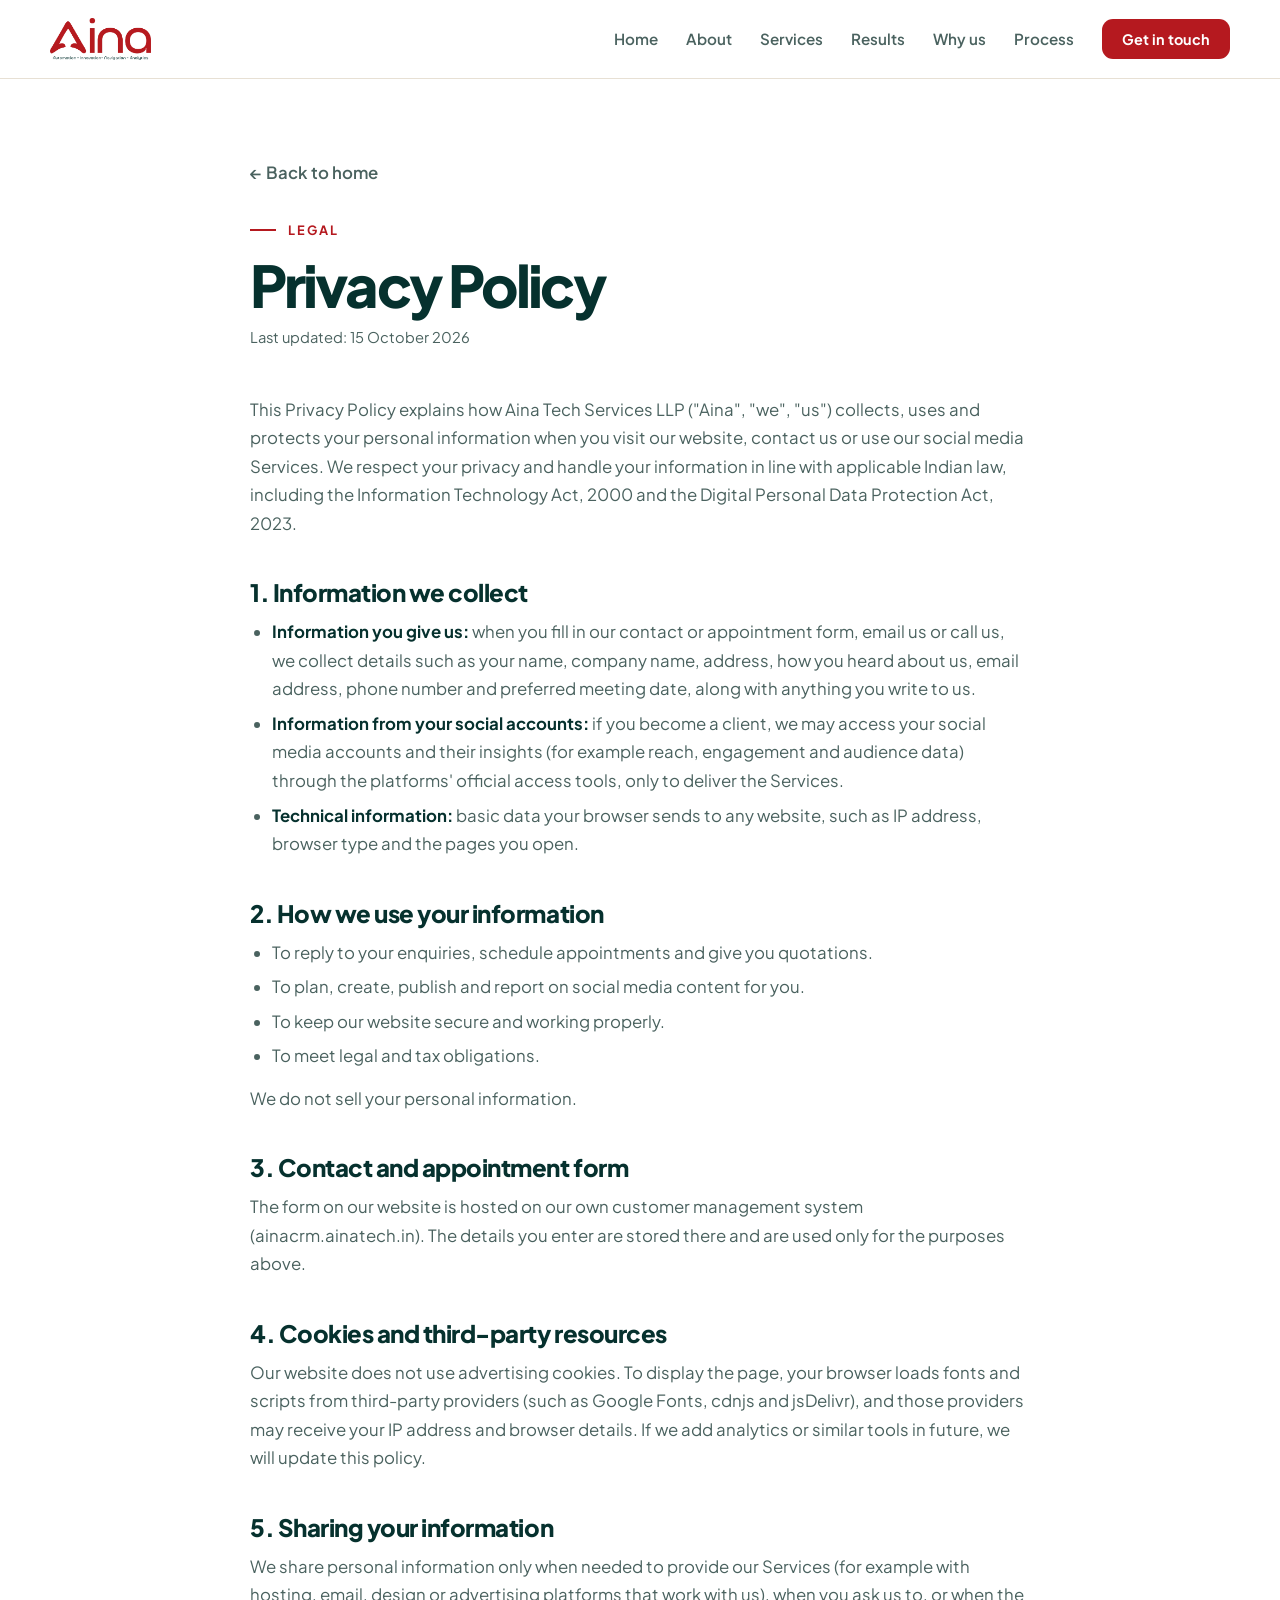
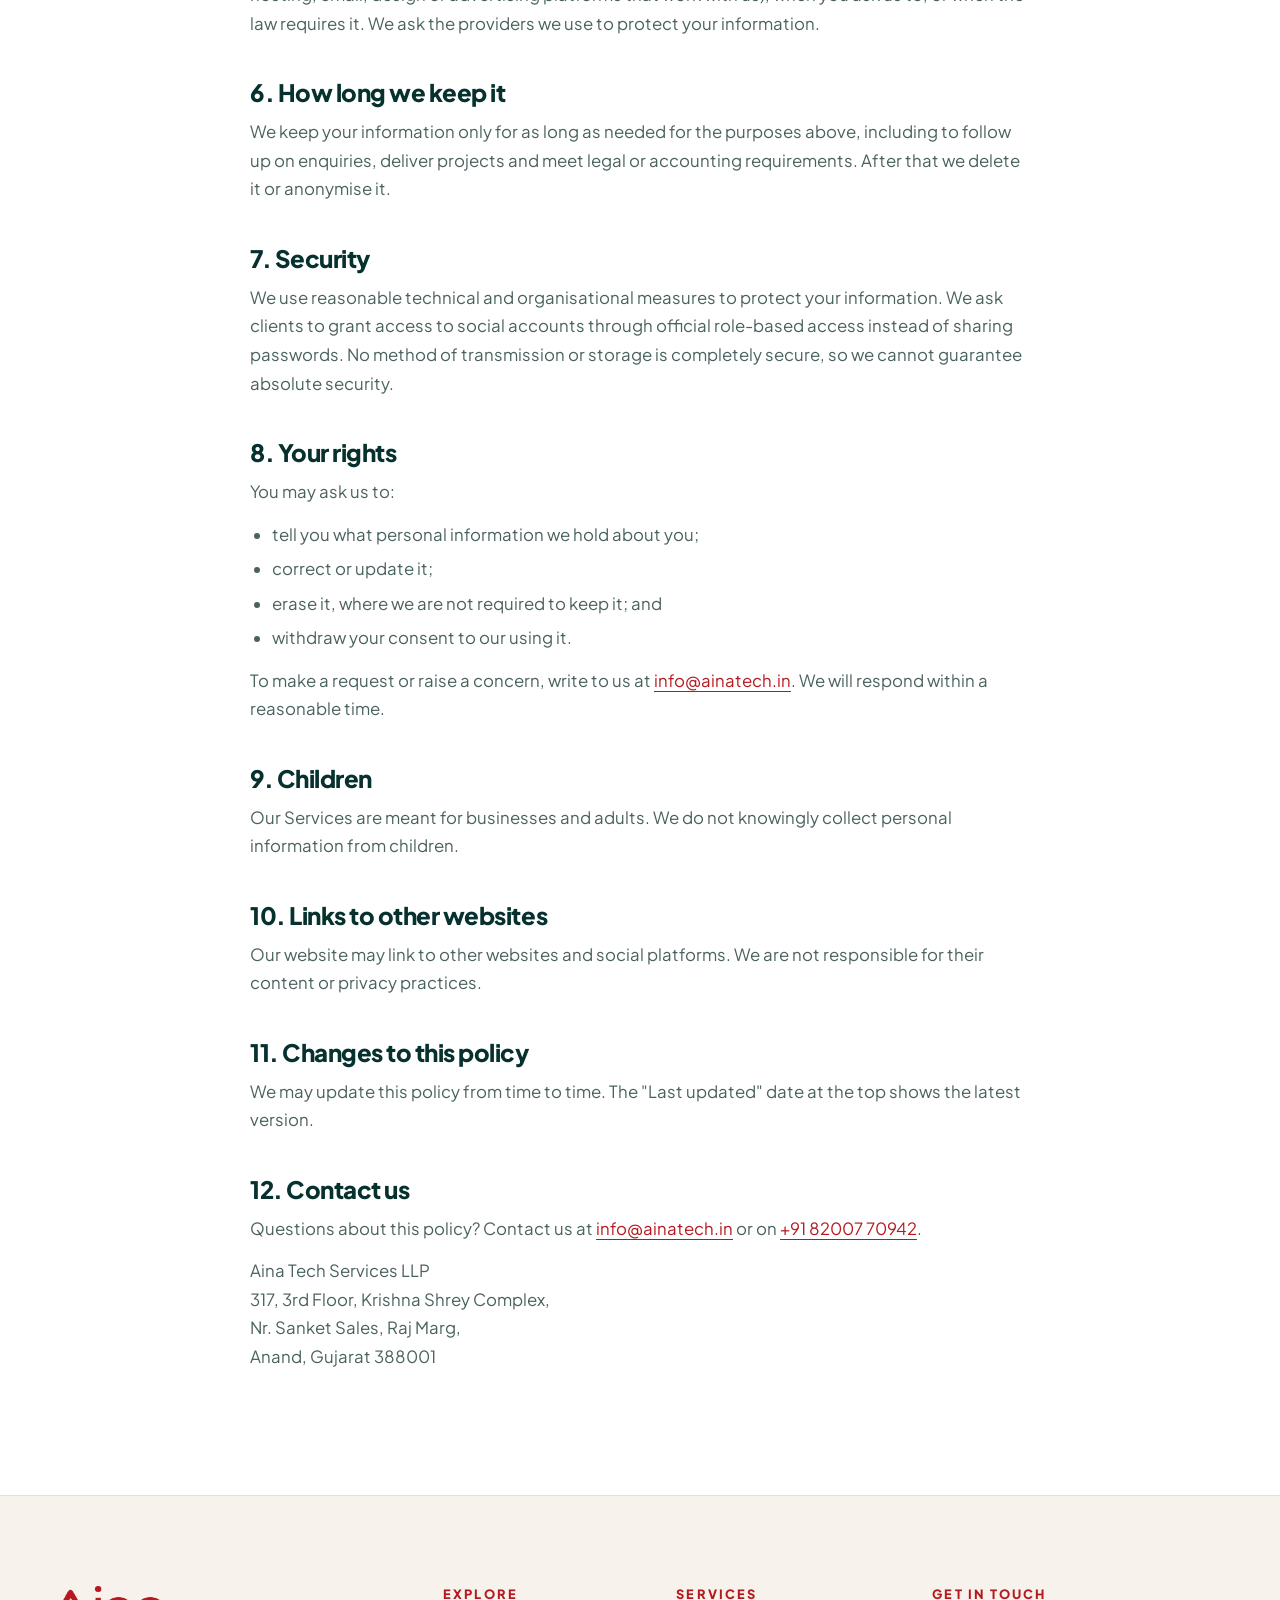
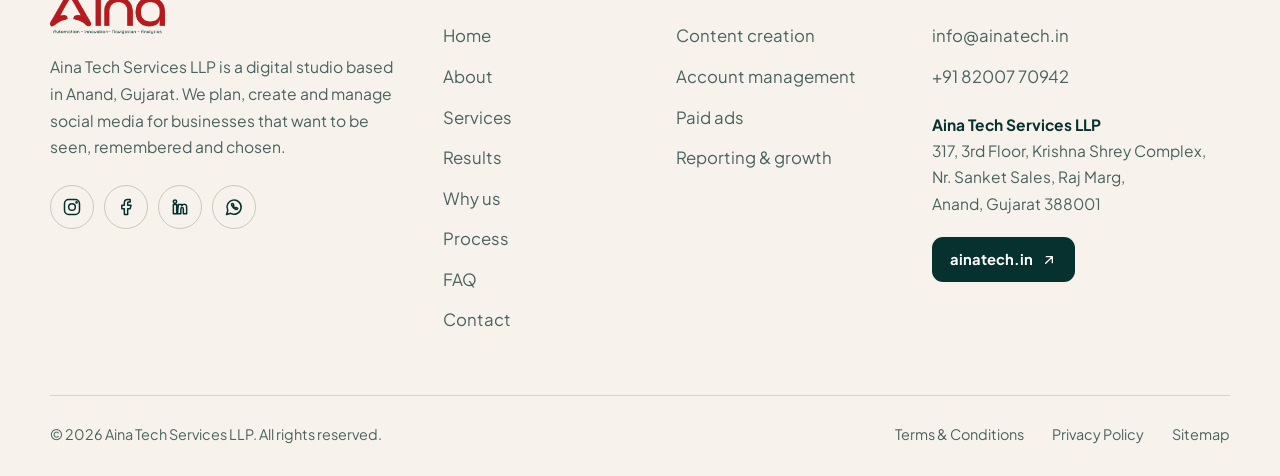
<file: privacy.html>
<!doctype html>
<html lang="en">
<head>
  <meta charset="utf-8">
  <meta name="viewport" content="width=device-width, initial-scale=1">
  <title>Privacy Policy — Aina Tech Services</title>
  <meta name="description" content="How Aina Tech Services collects, uses and protects your personal information.">
  <link rel="canonical" href="https://social.ainatech.in/privacy.html">
  <link rel="icon" href="logo.webp">
  <meta name="theme-color" content="#ffffff">
  <link rel="preconnect" href="https://fonts.googleapis.com">
  <link rel="preconnect" href="https://fonts.gstatic.com" crossorigin>
  <link href="https://fonts.googleapis.com/css2?family=Plus+Jakarta+Sans:wght@400;500;600;700;800&display=swap" rel="stylesheet">
  <script>document.documentElement.classList.add('js')</script>
  <link rel="stylesheet" href="styles.css">
</head>
<body class="legal">
  <!-- NOTE: This is a general template. Have it reviewed by a legal professional before relying on it. -->
  <header class="nav" id="nav">
    <div class="wrap nav__inner">
      <a href="index.html#home" class="brand" aria-label="Aina — home"><img src="logo.webp" alt="Aina" width="100" height="42"></a>
      <nav class="nav__links" id="navLinks" aria-label="Main">
        <a href="index.html#home">Home</a>
        <a href="index.html#about">About</a>
        <a href="index.html#services">Services</a>
        <a href="index.html#results">Results</a>
        <a href="index.html#why">Why us</a>
        <a href="index.html#process">Process</a>
        <a href="index.html#contact" class="btn btn--sm nav__cta">Get in touch</a>
      </nav>
      <button class="burger" id="burger" aria-label="Menu" aria-expanded="false" aria-controls="navLinks"><span></span><span></span></button>
    </div>
  </header>

  <main class="legal__main">
    <div class="wrap legal__wrap">
      <a href="index.html" class="legal__back">← Back to home</a>
      <p class="label">Legal</p>
      <h1>Privacy Policy</h1>
      <p class="legal__date">Last updated: 15 October 2026</p>

      <div class="legal__body">
        <p>This Privacy Policy explains how Aina Tech Services LLP ("Aina", "we", "us") collects, uses and protects your personal information when you visit our website, contact us or use our social media Services. We respect your privacy and handle your information in line with applicable Indian law, including the Information Technology Act, 2000 and the Digital Personal Data Protection Act, 2023.</p>

        <h2>1. Information we collect</h2>
        <ul>
          <li><strong>Information you give us:</strong> when you fill in our contact or appointment form, email us or call us, we collect details such as your name, company name, address, how you heard about us, email address, phone number and preferred meeting date, along with anything you write to us.</li>
          <li><strong>Information from your social accounts:</strong> if you become a client, we may access your social media accounts and their insights (for example reach, engagement and audience data) through the platforms' official access tools, only to deliver the Services.</li>
          <li><strong>Technical information:</strong> basic data your browser sends to any website, such as IP address, browser type and the pages you open.</li>
        </ul>

        <h2>2. How we use your information</h2>
        <ul>
          <li>To reply to your enquiries, schedule appointments and give you quotations.</li>
          <li>To plan, create, publish and report on social media content for you.</li>
          <li>To keep our website secure and working properly.</li>
          <li>To meet legal and tax obligations.</li>
        </ul>
        <p>We do not sell your personal information.</p>

        <h2>3. Contact and appointment form</h2>
        <p>The form on our website is hosted on our own customer management system (ainacrm.ainatech.in). The details you enter are stored there and are used only for the purposes above.</p>

        <h2>4. Cookies and third-party resources</h2>
        <p>Our website does not use advertising cookies. To display the page, your browser loads fonts and scripts from third-party providers (such as Google Fonts, cdnjs and jsDelivr), and those providers may receive your IP address and browser details. If we add analytics or similar tools in future, we will update this policy.</p>

        <h2>5. Sharing your information</h2>
        <p>We share personal information only when needed to provide our Services (for example with hosting, email, design or advertising platforms that work with us), when you ask us to, or when the law requires it. We ask the providers we use to protect your information.</p>

        <h2>6. How long we keep it</h2>
        <p>We keep your information only for as long as needed for the purposes above, including to follow up on enquiries, deliver projects and meet legal or accounting requirements. After that we delete it or anonymise it.</p>

        <h2>7. Security</h2>
        <p>We use reasonable technical and organisational measures to protect your information. We ask clients to grant access to social accounts through official role-based access instead of sharing passwords. No method of transmission or storage is completely secure, so we cannot guarantee absolute security.</p>

        <h2>8. Your rights</h2>
        <p>You may ask us to:</p>
        <ul>
          <li>tell you what personal information we hold about you;</li>
          <li>correct or update it;</li>
          <li>erase it, where we are not required to keep it; and</li>
          <li>withdraw your consent to our using it.</li>
        </ul>
        <p>To make a request or raise a concern, write to us at <a href="mailto:info@ainatech.in">info@ainatech.in</a>. We will respond within a reasonable time.</p>

        <h2>9. Children</h2>
        <p>Our Services are meant for businesses and adults. We do not knowingly collect personal information from children.</p>

        <h2>10. Links to other websites</h2>
        <p>Our website may link to other websites and social platforms. We are not responsible for their content or privacy practices.</p>

        <h2>11. Changes to this policy</h2>
        <p>We may update this policy from time to time. The "Last updated" date at the top shows the latest version.</p>

        <h2>12. Contact us</h2>
        <p>Questions about this policy? Contact us at <a href="mailto:info@ainatech.in">info@ainatech.in</a> or on <a href="tel:+918200770942">+91 82007 70942</a>.</p>
        <address>Aina Tech Services LLP<br>317, 3rd Floor, Krishna Shrey Complex,<br>Nr. Sanket Sales, Raj Marg,<br>Anand, Gujarat 388001</address>
      </div>
    </div>
  </main>

  <footer class="footer">
    <div class="wrap">
      <div class="footer__grid">
        <div class="footer__brand">
          <a href="index.html#home" aria-label="Aina — back to top"><img src="logo.webp" alt="Aina" width="120" height="50"></a>
          <p>Aina Tech Services LLP is a digital studio based in Anand, Gujarat. We plan, create and manage social media for businesses that want to be seen, remembered and chosen.</p>
          <div class="socials"><a href="https://www.instagram.com/ainatechservices/" target="_blank" rel="noopener" aria-label="Aina Tech Services on Instagram"><svg viewBox="0 0 24 24" aria-hidden="true"><rect x="3" y="3" width="18" height="18" rx="5"/><circle cx="12" cy="12" r="4"/><circle cx="17.5" cy="6.5" r=".7"/></svg></a><a href="https://www.facebook.com/Ainatechservices/" target="_blank" rel="noopener" aria-label="Aina Tech Services on Facebook"><svg viewBox="0 0 24 24" aria-hidden="true"><path d="M17 3h-3a4 4 0 0 0-4 4v3H7v4h3v7h4v-7h3l1-4h-4V7a1 1 0 0 1 1-1h2z"/></svg></a><a href="https://www.linkedin.com/in/aina-tech-services-a6a16524a/" target="_blank" rel="noopener" aria-label="Aina Tech Services on LinkedIn"><svg viewBox="0 0 24 24" aria-hidden="true"><path d="M4 9h4v11H4zM6 3.5a2 2 0 1 1 0 4 2 2 0 0 1 0-4zM10 9h4v1.6c.6-1 1.8-1.8 3.2-1.8 3 0 2.8 2.6 2.8 4.7V20h-4v-5.4c0-1.1-.1-2-1.3-2s-1.7.9-1.7 2V20h-4z"/></svg></a><a href="https://wa.me/918200770942" target="_blank" rel="noopener" aria-label="Aina Tech Services on WhatsApp"><svg viewBox="0 0 24 24" aria-hidden="true"><path d="M3 21l1.6-4.8A8.5 8.5 0 1 1 8 19.6z"/><path d="M9 8.5c0 3 3.5 6.5 6.5 6.5l1-1.4-2-1.1-.9.7c-1-.4-2-1.4-2.4-2.4l.7-.9-1.1-2z"/></svg></a></div>
        </div>
        <nav aria-label="Explore"><h4>Explore</h4><ul>
          <li><a href="index.html#home">Home</a></li><li><a href="index.html#about">About</a></li><li><a href="index.html#services">Services</a></li><li><a href="index.html#results">Results</a></li><li><a href="index.html#why">Why us</a></li><li><a href="index.html#process">Process</a></li><li><a href="index.html#faq">FAQ</a></li><li><a href="index.html#contact">Contact</a></li></ul></nav>
        <nav aria-label="Services"><h4>Services</h4><ul>
          <li><a href="index.html#services">Content creation</a></li><li><a href="index.html#services">Account management</a></li><li><a href="index.html#services">Paid ads</a></li><li><a href="index.html#services">Reporting &amp; growth</a></li></ul></nav>
        <div>
          <h4>Get in touch</h4>
          <ul>
            <li><a href="mailto:info@ainatech.in">info@ainatech.in</a></li>
            <li><a href="tel:+918200770942">+91 82007 70942</a></li>
          </ul>
          <address><strong>Aina Tech Services LLP</strong><br>317, 3rd Floor, Krishna Shrey Complex,<br>Nr. Sanket Sales, Raj Marg,<br>Anand, Gujarat 388001</address>
          <a class="footer__site" href="https://ainatech.in" target="_blank" rel="noopener"><span>ainatech.in</span><svg viewBox="0 0 24 24" aria-hidden="true"><path d="M7 17 17 7M8 7h9v9"/></svg></a>
        </div>
      </div>
      <div class="footer__bar">
        <p>© <span id="year"></span> Aina Tech Services LLP. All rights reserved.</p>
        <nav class="footer__legal" aria-label="Legal">
          <a href="terms.html">Terms &amp; Conditions</a>
          <a href="privacy.html">Privacy Policy</a>
          <a href="sitemap.xml">Sitemap</a>
        </nav>
      </div>
    </div>
  </footer>
  <script src="legal.js"></script>
</body>
</html>
</file>
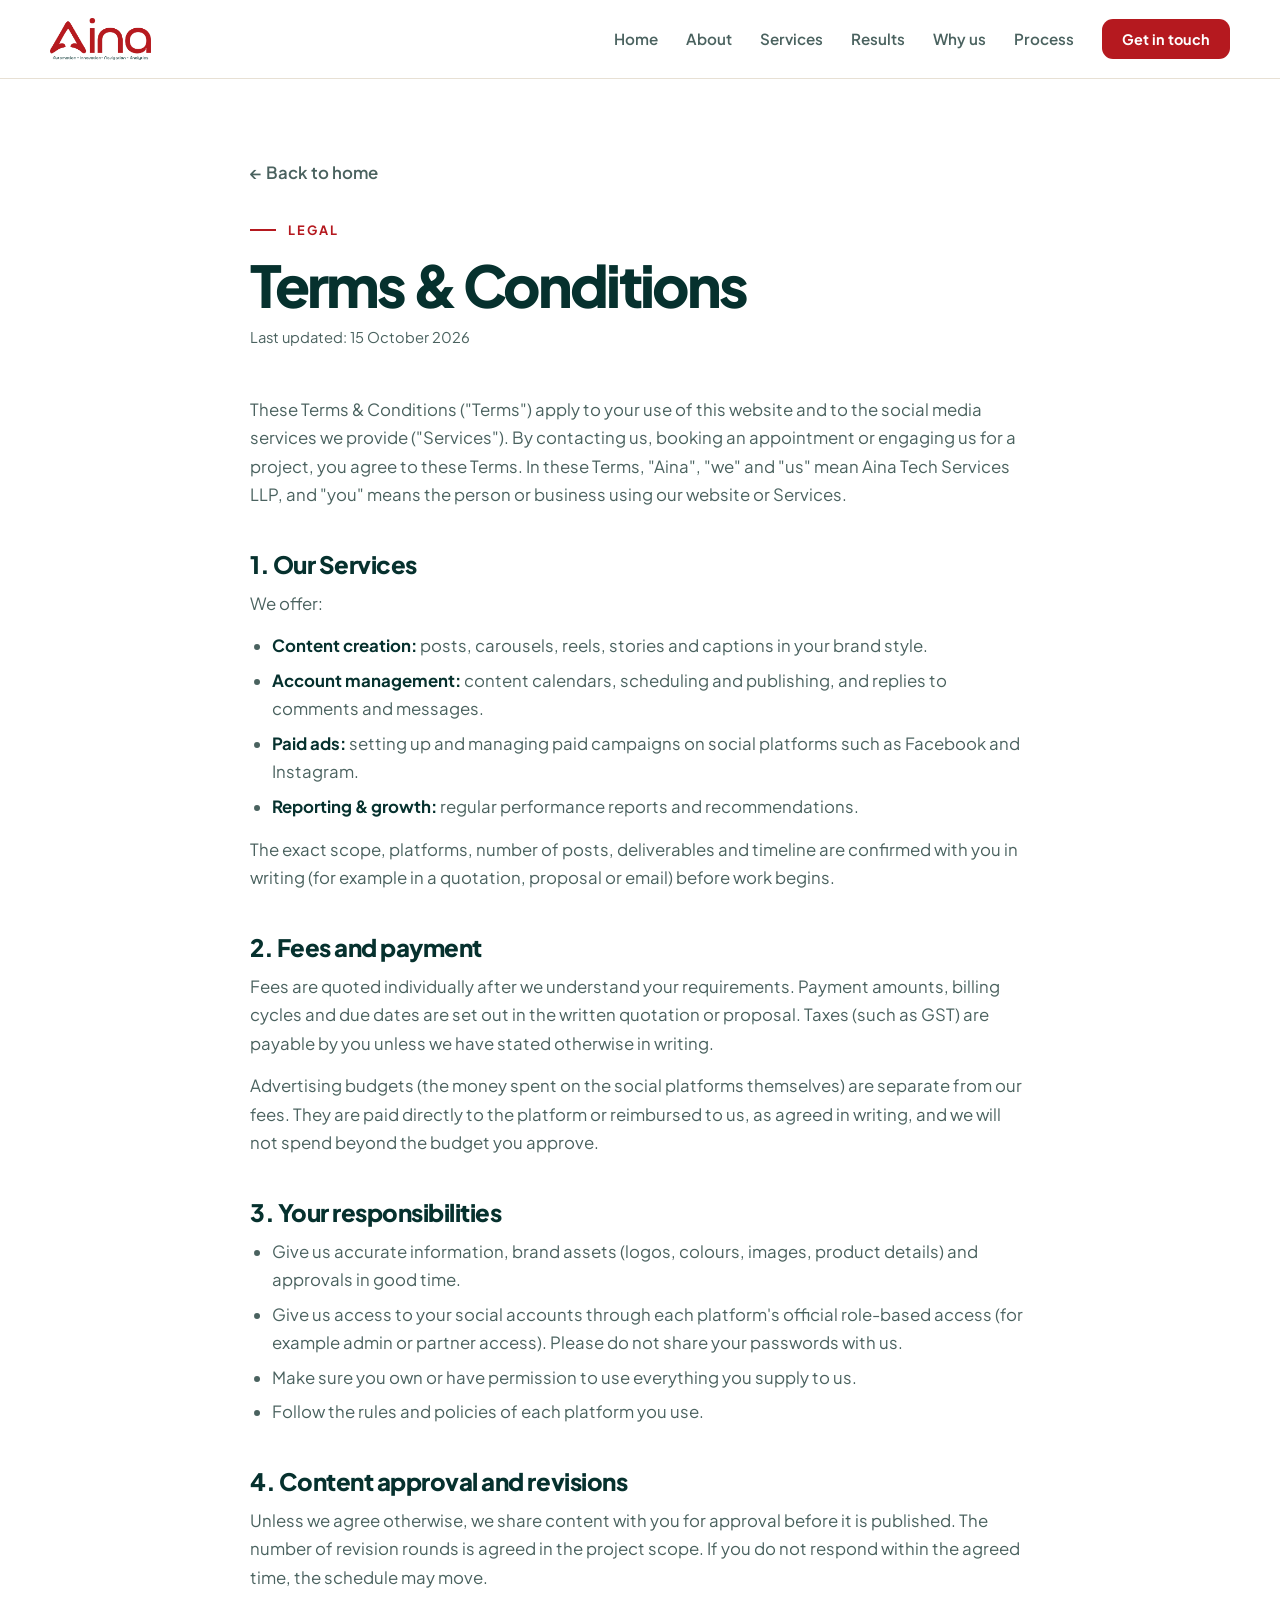
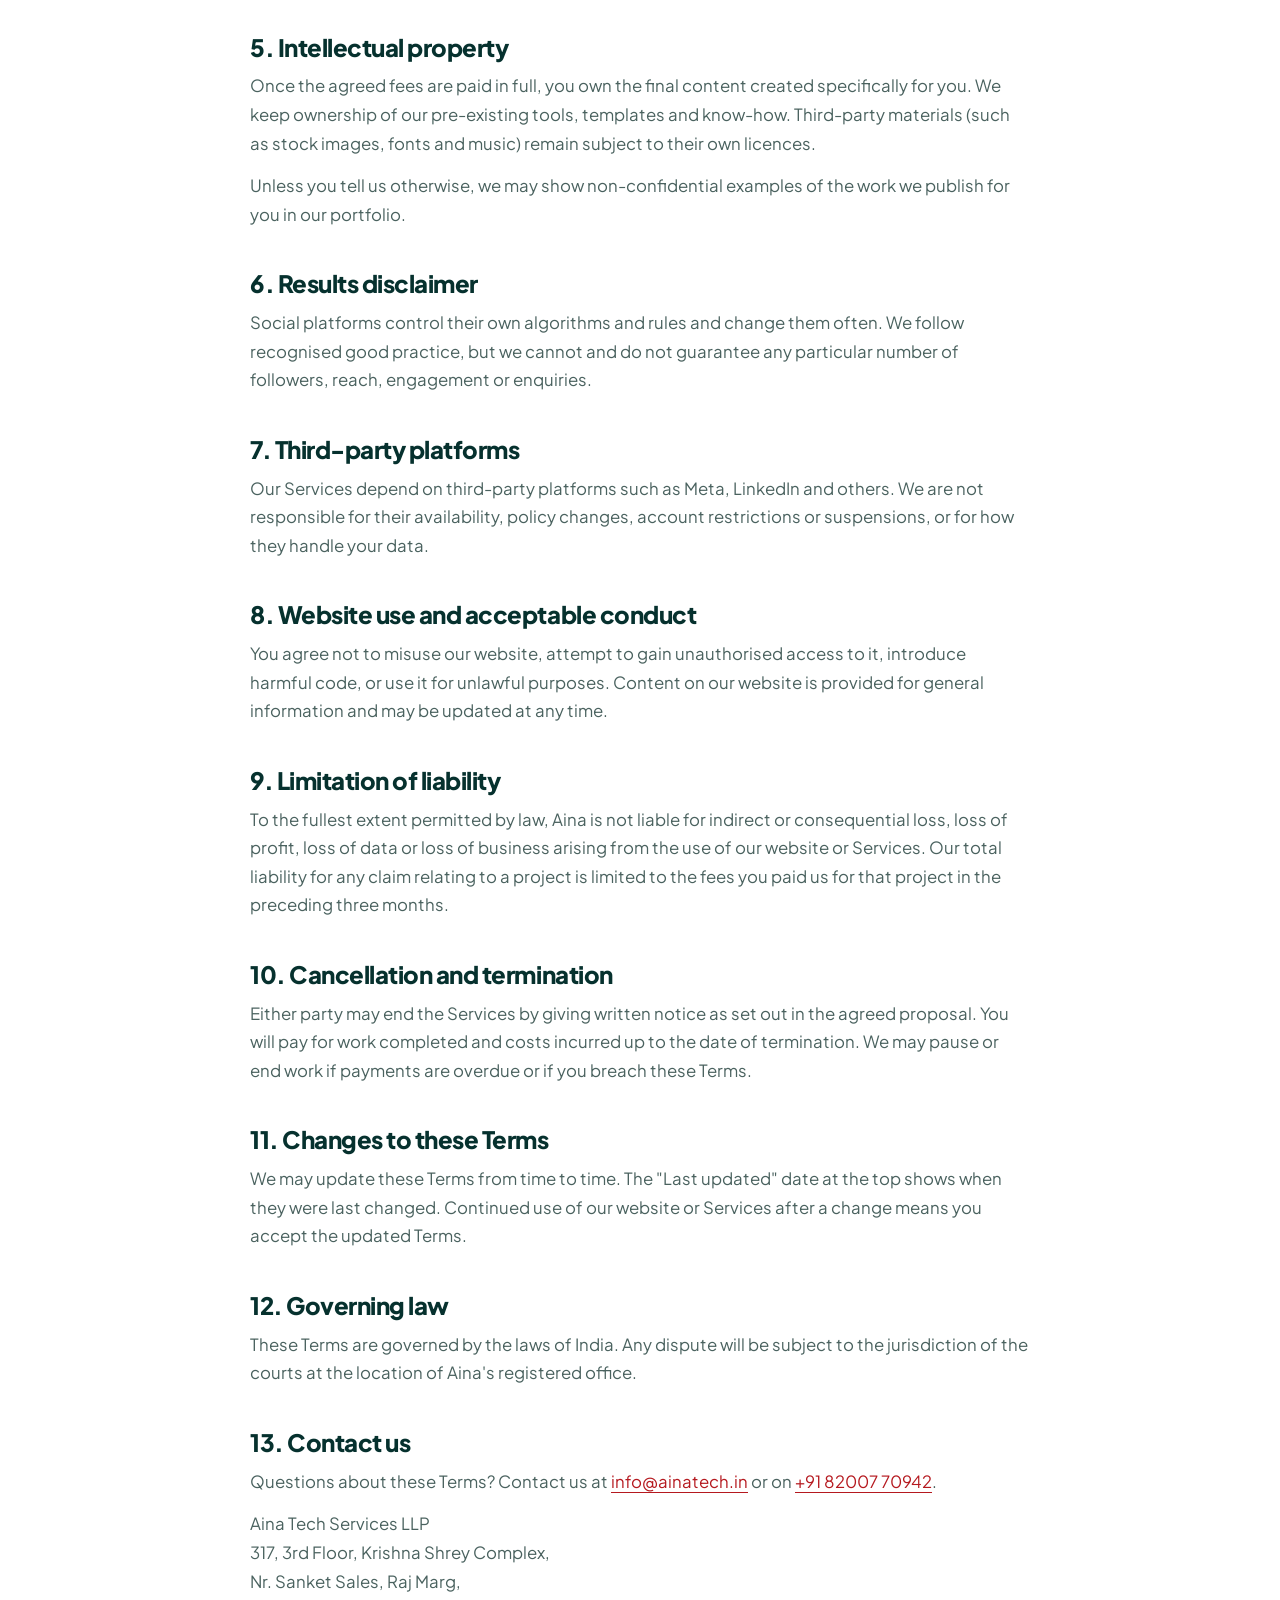
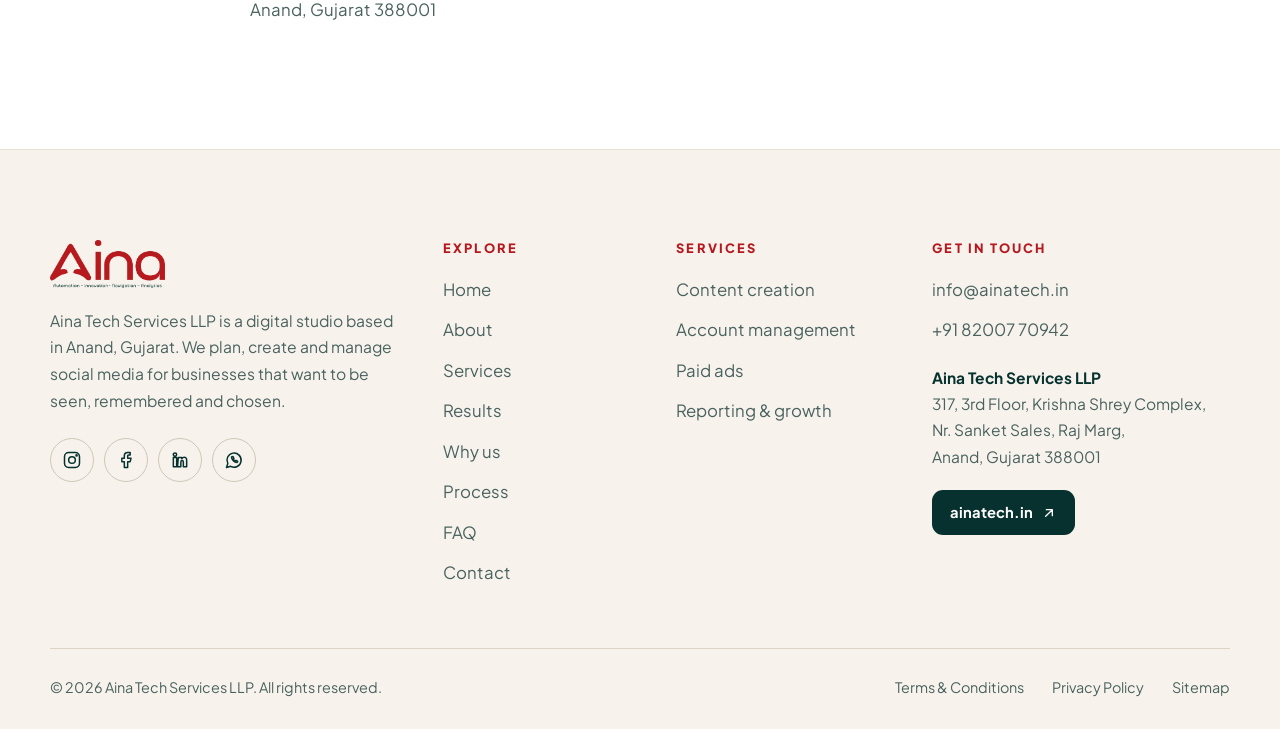
<file: terms.html>
<!doctype html>
<html lang="en">
<head>
  <meta charset="utf-8">
  <meta name="viewport" content="width=device-width, initial-scale=1">
  <title>Terms &amp; Conditions — Aina Tech Services</title>
  <meta name="description" content="The terms that apply when you work with Aina Tech Services for social media marketing.">
  <link rel="canonical" href="https://social.ainatech.in/terms.html">
  <link rel="icon" href="logo.webp">
  <meta name="theme-color" content="#ffffff">
  <link rel="preconnect" href="https://fonts.googleapis.com">
  <link rel="preconnect" href="https://fonts.gstatic.com" crossorigin>
  <link href="https://fonts.googleapis.com/css2?family=Plus+Jakarta+Sans:wght@400;500;600;700;800&display=swap" rel="stylesheet">
  <script>document.documentElement.classList.add('js')</script>
  <link rel="stylesheet" href="styles.css">
</head>
<body class="legal">
  <!-- NOTE: This is a general template. Have it reviewed by a legal professional before relying on it. -->
  <header class="nav" id="nav">
    <div class="wrap nav__inner">
      <a href="index.html#home" class="brand" aria-label="Aina — home"><img src="logo.webp" alt="Aina" width="100" height="42"></a>
      <nav class="nav__links" id="navLinks" aria-label="Main">
        <a href="index.html#home">Home</a>
        <a href="index.html#about">About</a>
        <a href="index.html#services">Services</a>
        <a href="index.html#results">Results</a>
        <a href="index.html#why">Why us</a>
        <a href="index.html#process">Process</a>
        <a href="index.html#contact" class="btn btn--sm nav__cta">Get in touch</a>
      </nav>
      <button class="burger" id="burger" aria-label="Menu" aria-expanded="false" aria-controls="navLinks"><span></span><span></span></button>
    </div>
  </header>

  <main class="legal__main">
    <div class="wrap legal__wrap">
      <a href="index.html" class="legal__back">← Back to home</a>
      <p class="label">Legal</p>
      <h1>Terms &amp; Conditions</h1>
      <p class="legal__date">Last updated: 15 October 2026</p>

      <div class="legal__body">
        <p>These Terms &amp; Conditions ("Terms") apply to your use of this website and to the social media services we provide ("Services"). By contacting us, booking an appointment or engaging us for a project, you agree to these Terms. In these Terms, "Aina", "we" and "us" mean Aina Tech Services LLP, and "you" means the person or business using our website or Services.</p>

        <h2>1. Our Services</h2>
        <p>We offer:</p>
        <ul>
          <li><strong>Content creation:</strong> posts, carousels, reels, stories and captions in your brand style.</li>
          <li><strong>Account management:</strong> content calendars, scheduling and publishing, and replies to comments and messages.</li>
          <li><strong>Paid ads:</strong> setting up and managing paid campaigns on social platforms such as Facebook and Instagram.</li>
          <li><strong>Reporting &amp; growth:</strong> regular performance reports and recommendations.</li>
        </ul>
        <p>The exact scope, platforms, number of posts, deliverables and timeline are confirmed with you in writing (for example in a quotation, proposal or email) before work begins.</p>

        <h2>2. Fees and payment</h2>
        <p>Fees are quoted individually after we understand your requirements. Payment amounts, billing cycles and due dates are set out in the written quotation or proposal. Taxes (such as GST) are payable by you unless we have stated otherwise in writing.</p>
        <p>Advertising budgets (the money spent on the social platforms themselves) are separate from our fees. They are paid directly to the platform or reimbursed to us, as agreed in writing, and we will not spend beyond the budget you approve.</p>

        <h2>3. Your responsibilities</h2>
        <ul>
          <li>Give us accurate information, brand assets (logos, colours, images, product details) and approvals in good time.</li>
          <li>Give us access to your social accounts through each platform's official role-based access (for example admin or partner access). Please do not share your passwords with us.</li>
          <li>Make sure you own or have permission to use everything you supply to us.</li>
          <li>Follow the rules and policies of each platform you use.</li>
        </ul>

        <h2>4. Content approval and revisions</h2>
        <p>Unless we agree otherwise, we share content with you for approval before it is published. The number of revision rounds is agreed in the project scope. If you do not respond within the agreed time, the schedule may move.</p>

        <h2>5. Intellectual property</h2>
        <p>Once the agreed fees are paid in full, you own the final content created specifically for you. We keep ownership of our pre-existing tools, templates and know-how. Third-party materials (such as stock images, fonts and music) remain subject to their own licences.</p>
        <p>Unless you tell us otherwise, we may show non-confidential examples of the work we publish for you in our portfolio.</p>

        <h2>6. Results disclaimer</h2>
        <p>Social platforms control their own algorithms and rules and change them often. We follow recognised good practice, but we cannot and do not guarantee any particular number of followers, reach, engagement or enquiries.</p>

        <h2>7. Third-party platforms</h2>
        <p>Our Services depend on third-party platforms such as Meta, LinkedIn and others. We are not responsible for their availability, policy changes, account restrictions or suspensions, or for how they handle your data.</p>

        <h2>8. Website use and acceptable conduct</h2>
        <p>You agree not to misuse our website, attempt to gain unauthorised access to it, introduce harmful code, or use it for unlawful purposes. Content on our website is provided for general information and may be updated at any time.</p>

        <h2>9. Limitation of liability</h2>
        <p>To the fullest extent permitted by law, Aina is not liable for indirect or consequential loss, loss of profit, loss of data or loss of business arising from the use of our website or Services. Our total liability for any claim relating to a project is limited to the fees you paid us for that project in the preceding three months.</p>

        <h2>10. Cancellation and termination</h2>
        <p>Either party may end the Services by giving written notice as set out in the agreed proposal. You will pay for work completed and costs incurred up to the date of termination. We may pause or end work if payments are overdue or if you breach these Terms.</p>

        <h2>11. Changes to these Terms</h2>
        <p>We may update these Terms from time to time. The "Last updated" date at the top shows when they were last changed. Continued use of our website or Services after a change means you accept the updated Terms.</p>

        <h2>12. Governing law</h2>
        <p>These Terms are governed by the laws of India. Any dispute will be subject to the jurisdiction of the courts at the location of Aina's registered office.</p>

        <h2>13. Contact us</h2>
        <p>Questions about these Terms? Contact us at <a href="mailto:info@ainatech.in">info@ainatech.in</a> or on <a href="tel:+918200770942">+91 82007 70942</a>.</p>
        <address>Aina Tech Services LLP<br>317, 3rd Floor, Krishna Shrey Complex,<br>Nr. Sanket Sales, Raj Marg,<br>Anand, Gujarat 388001</address>
      </div>
    </div>
  </main>

  <footer class="footer">
    <div class="wrap">
      <div class="footer__grid">
        <div class="footer__brand">
          <a href="index.html#home" aria-label="Aina — back to top"><img src="logo.webp" alt="Aina" width="120" height="50"></a>
          <p>Aina Tech Services LLP is a digital studio based in Anand, Gujarat. We plan, create and manage social media for businesses that want to be seen, remembered and chosen.</p>
          <div class="socials"><a href="https://www.instagram.com/ainatechservices/" target="_blank" rel="noopener" aria-label="Aina Tech Services on Instagram"><svg viewBox="0 0 24 24" aria-hidden="true"><rect x="3" y="3" width="18" height="18" rx="5"/><circle cx="12" cy="12" r="4"/><circle cx="17.5" cy="6.5" r=".7"/></svg></a><a href="https://www.facebook.com/Ainatechservices/" target="_blank" rel="noopener" aria-label="Aina Tech Services on Facebook"><svg viewBox="0 0 24 24" aria-hidden="true"><path d="M17 3h-3a4 4 0 0 0-4 4v3H7v4h3v7h4v-7h3l1-4h-4V7a1 1 0 0 1 1-1h2z"/></svg></a><a href="https://www.linkedin.com/in/aina-tech-services-a6a16524a/" target="_blank" rel="noopener" aria-label="Aina Tech Services on LinkedIn"><svg viewBox="0 0 24 24" aria-hidden="true"><path d="M4 9h4v11H4zM6 3.5a2 2 0 1 1 0 4 2 2 0 0 1 0-4zM10 9h4v1.6c.6-1 1.8-1.8 3.2-1.8 3 0 2.8 2.6 2.8 4.7V20h-4v-5.4c0-1.1-.1-2-1.3-2s-1.7.9-1.7 2V20h-4z"/></svg></a><a href="https://wa.me/918200770942" target="_blank" rel="noopener" aria-label="Aina Tech Services on WhatsApp"><svg viewBox="0 0 24 24" aria-hidden="true"><path d="M3 21l1.6-4.8A8.5 8.5 0 1 1 8 19.6z"/><path d="M9 8.5c0 3 3.5 6.5 6.5 6.5l1-1.4-2-1.1-.9.7c-1-.4-2-1.4-2.4-2.4l.7-.9-1.1-2z"/></svg></a></div>
        </div>
        <nav aria-label="Explore"><h4>Explore</h4><ul>
          <li><a href="index.html#home">Home</a></li><li><a href="index.html#about">About</a></li><li><a href="index.html#services">Services</a></li><li><a href="index.html#results">Results</a></li><li><a href="index.html#why">Why us</a></li><li><a href="index.html#process">Process</a></li><li><a href="index.html#faq">FAQ</a></li><li><a href="index.html#contact">Contact</a></li></ul></nav>
        <nav aria-label="Services"><h4>Services</h4><ul>
          <li><a href="index.html#services">Content creation</a></li><li><a href="index.html#services">Account management</a></li><li><a href="index.html#services">Paid ads</a></li><li><a href="index.html#services">Reporting &amp; growth</a></li></ul></nav>
        <div>
          <h4>Get in touch</h4>
          <ul>
            <li><a href="mailto:info@ainatech.in">info@ainatech.in</a></li>
            <li><a href="tel:+918200770942">+91 82007 70942</a></li>
          </ul>
          <address><strong>Aina Tech Services LLP</strong><br>317, 3rd Floor, Krishna Shrey Complex,<br>Nr. Sanket Sales, Raj Marg,<br>Anand, Gujarat 388001</address>
          <a class="footer__site" href="https://ainatech.in" target="_blank" rel="noopener"><span>ainatech.in</span><svg viewBox="0 0 24 24" aria-hidden="true"><path d="M7 17 17 7M8 7h9v9"/></svg></a>
        </div>
      </div>
      <div class="footer__bar">
        <p>© <span id="year"></span> Aina Tech Services LLP. All rights reserved.</p>
        <nav class="footer__legal" aria-label="Legal">
          <a href="terms.html">Terms &amp; Conditions</a>
          <a href="privacy.html">Privacy Policy</a>
          <a href="sitemap.xml">Sitemap</a>
        </nav>
      </div>
    </div>
  </footer>
  <script src="legal.js"></script>
</body>
</html>
</file>
<file: styles.css>
/* Aina Tech Services — social media page. Flat colours only, no gradients. */
:root{
  --ink:#06312e; --ink-soft:#4a625f; --red:#b5191f; --red-d:#8f1217; --red-tint:#fbe9e7; --coral:#ff6b72;
  --cream:#f7f3ec; --white:#fff; --line:#e7e0d4; --sand:#eee7da;
  --ease:cubic-bezier(.22,.8,.2,1);
  --font:"Plus Jakarta Sans","DM Sans",system-ui,-apple-system,"Segoe UI",sans-serif;
}
*{box-sizing:border-box;margin:0;padding:0}
html{scroll-behavior:smooth;scroll-padding-top:90px}
body{font:400 1.05rem/1.7 var(--font);background:var(--white);color:var(--ink);-webkit-font-smoothing:antialiased;overflow-x:hidden}
a{color:inherit;text-decoration:none}
ul,ol{list-style:none}
img{display:block;max-width:100%}
svg{display:block;overflow:visible}
button{font:inherit;color:inherit}
address{font-style:normal}
.wrap{width:min(1180px,100% - 48px);margin-inline:auto}
h1,h2,h3,h4{font-weight:800;line-height:1.08;letter-spacing:-.03em}
::selection{background:var(--red);color:#fff}

/* initial states — only while JS animation runs */
html.js:not(.no-anim) :is(.rise,.reveal){opacity:0}
html.js:not(.no-anim) h1 .line>span{visibility:hidden}
html.js:not(.no-anim) :is(.disc,.phone,.scard,.orbit){visibility:hidden}

/* header */
.nav{position:sticky;top:0;z-index:60;background:rgba(255,255,255,.96);border-bottom:1px solid var(--line);backdrop-filter:blur(8px)}
.nav__inner{display:flex;align-items:center;justify-content:space-between;height:78px}
.brand img{height:42px;width:auto}
.nav__links{display:flex;align-items:center;gap:28px;font-weight:600;font-size:.95rem}
.nav__links a:not(.btn){position:relative;padding:6px 0;color:var(--ink-soft);transition:color .2s}
.nav__links a:not(.btn):hover,.nav__links a.active{color:var(--ink)}
.nav__links a:not(.btn)::after{content:"";position:absolute;left:0;right:0;bottom:-2px;height:2px;background:var(--red);transform:scaleX(0);transform-origin:left;transition:transform .3s var(--ease)}
.nav__links a:not(.btn):hover::after,.nav__links a.active::after{transform:scaleX(1)}
.burger{display:none;width:46px;height:46px;border-radius:12px;background:var(--cream);border:1px solid var(--line);cursor:pointer;position:relative}
.burger span{position:absolute;left:13px;right:13px;height:2px;background:var(--ink);border-radius:2px;transition:.3s var(--ease)}
.burger span:first-child{top:18px}.burger span:last-child{top:26px}
.burger.open span:first-child{top:22px;transform:rotate(45deg)}
.burger.open span:last-child{top:22px;transform:rotate(-45deg)}

/* buttons & links */
.btn{display:inline-flex;align-items:center;justify-content:center;gap:10px;padding:16px 30px;border-radius:14px;border:0;background:var(--red);color:#fff;font:700 1rem var(--font);cursor:pointer;transition:background .25s,transform .25s var(--ease),box-shadow .25s}
.btn:hover{background:var(--red-d);transform:translateY(-2px);box-shadow:0 14px 26px -14px rgba(181,25,31,.7)}
.btn--sm{padding:11px 20px;font-size:.9rem;border-radius:11px}
.textlink{display:inline-flex;align-items:center;gap:8px;font-weight:700;border-bottom:2px solid var(--ink);padding-bottom:2px;transition:color .2s,border-color .2s,gap .25s}
.textlink svg{width:18px;height:18px;fill:none;stroke:currentColor;stroke-width:2;stroke-linecap:round;stroke-linejoin:round}
.textlink:hover{color:var(--red);border-color:var(--red);gap:12px}
.label{display:flex;align-items:center;gap:12px;margin-bottom:18px;font:700 .8rem var(--font);letter-spacing:.16em;text-transform:uppercase;color:var(--red)}
.label::before{content:"";width:26px;height:2px;background:currentColor}
.label--light{color:var(--coral)}

/* hero */
.hero{padding:64px 0 96px;background:var(--white);overflow:hidden}
.hero__grid{display:grid;grid-template-columns:1fr 1.02fr;gap:48px;align-items:center}
.eyebrow{display:inline-flex;align-items:center;gap:10px;margin-bottom:26px;padding:8px 16px;border-radius:999px;background:var(--red-tint);color:var(--red);font:700 .82rem var(--font);letter-spacing:.02em}
.eyebrow::before{content:"";width:8px;height:8px;border-radius:50%;background:var(--red)}
h1{font-size:clamp(2.9rem,5.9vw,5.3rem);letter-spacing:-.05em;line-height:.99}
h1 .line{display:block;overflow:hidden;padding:.04em .06em .14em;margin-bottom:-.08em}
h1 .line>span{display:block}
h1 .line>.swap{display:grid;color:var(--red)}
.swap .w{grid-area:1/1;display:block;white-space:nowrap}
.swap .w:not(:first-child){visibility:hidden}
.pn{margin-left:-.08em}
.lead{max-width:520px;margin:28px 0 32px;font-size:1.15rem;color:var(--ink-soft)}
.hero__cta{display:flex;align-items:center;flex-wrap:wrap;gap:18px 28px}
.btn svg{width:18px;height:18px;fill:none;stroke:currentColor;stroke-width:2;stroke-linecap:round;stroke-linejoin:round}
.ticks svg{flex:none;width:22px;height:22px;padding:4px;border-radius:50%;background:var(--red-tint);fill:none;stroke:var(--red);stroke-width:2.6;stroke-linecap:round;stroke-linejoin:round}
.av{display:grid;place-items:center;width:3.2em;height:3.2em;border-radius:50%;background:var(--red);flex:none}
.av svg{width:1.8em;height:1.8em;fill:none;stroke:#fff;stroke-width:2.4;stroke-linecap:round;stroke-linejoin:round}
.trust{display:flex;align-items:center;flex-wrap:wrap;gap:12px 18px;margin-top:40px;padding-top:28px;border-top:1px solid var(--line)}
.trust>span{font-size:.82rem;font-weight:800;letter-spacing:.14em;text-transform:uppercase;color:var(--ink-soft)}
.trust ul{display:flex;flex-wrap:wrap;gap:10px}
.trust li{display:flex;align-items:center;gap:8px;padding:8px 14px;border-radius:999px;border:1px solid var(--line);font-weight:700;font-size:.9rem}
.trust svg{width:18px;height:18px;fill:none;stroke:var(--red);stroke-width:1.9;stroke-linecap:round;stroke-linejoin:round}

/* hero stage — a feed that never stops */
.hero__art{container-type:inline-size;width:100%;max-width:640px;justify-self:end}
.stage{position:relative;font-size:1.72cqw;aspect-ratio:1/1.02}
.orbit{position:absolute;border:1.5px dashed #d8cfbf;border-radius:50%;animation:orb 36s linear infinite}
.orbit--1{inset:0}
.orbit--2{inset:13%;animation-direction:reverse;animation-duration:28s}
.orbit i{position:absolute;top:-.85em;left:50%;width:1.7em;height:1.7em;margin-left:-.85em;border-radius:50%;background:var(--red)}
.orbit--2 i{background:var(--ink);width:1.4em;height:1.4em;margin-left:-.7em;top:-.7em}
@keyframes orb{to{transform:rotate(360deg)}}
.disc{position:absolute;left:19%;top:9%;width:62%;aspect-ratio:1;border-radius:50%;background:var(--red)}
.phone{position:absolute;left:31.5%;top:7%;width:37%;aspect-ratio:9/18.4;background:var(--ink);border-radius:3.2em;padding:.8em;box-shadow:0 3em 5em -2.2em rgba(6,49,46,.75)}
.phone__screen{position:relative;height:100%;background:#fff;border-radius:2.5em;overflow:hidden}
.notch{position:absolute;top:.8em;left:50%;z-index:2;width:32%;height:.95em;border-radius:99px;background:var(--ink);transform:translateX(-50%)}
.feed{position:absolute;inset:2.9em 0 0;overflow:hidden}
.feed__track{padding:0 1.2em;animation:feedup 22s linear infinite}
@keyframes feedup{to{transform:translateY(-50%)}}
.fp{margin-bottom:1.4em}
.fp__h{display:flex;align-items:center;gap:.7em;margin-bottom:.8em}
.fp__h .av{width:2.4em;height:2.4em}.fp__h .av svg{width:1.3em;height:1.3em}
.fp__h span{display:grid;gap:.4em;flex:1}
.fp__h i{display:block;height:.55em;border-radius:.3em;background:var(--sand)}
.fp__h i:first-child{width:62%;background:var(--ink)}.fp__h i+i{width:38%}
.fp__img{border-radius:1em;overflow:hidden;aspect-ratio:1}
.fp__img svg{display:block;width:100%;height:100%}
.fp__a{display:flex;align-items:center;gap:.8em;margin:.9em 0 .7em}
.fp__a svg{width:1.8em;height:1.8em;fill:none;stroke:var(--ink);stroke-width:1.8;stroke-linecap:round;stroke-linejoin:round}
.fp__a i{flex:1}
.fp__l{display:block;height:.55em;border-radius:.3em;background:#dcd4c6;margin-bottom:.45em;width:80%}
.fp__l--s{width:50%}
.hrt{position:absolute;left:47%;top:60%;width:2.6em;height:2.6em;fill:var(--red);stroke:none;opacity:0;pointer-events:none;z-index:6}
.scard{position:absolute;z-index:4;background:#fff;border:1px solid var(--line);border-radius:1.7em;padding:1.4em;box-shadow:0 2.4em 4em -1.8em rgba(6,49,46,.55);font-size:max(10.5px,1em)}
.scard__t{display:flex;align-items:center;gap:.6em;font-weight:800;font-size:1.12em;letter-spacing:-.01em;margin-bottom:1em}
.scard__t svg{width:1.5em;height:1.5em;fill:none;stroke:var(--red);stroke-width:2;stroke-linecap:round;stroke-linejoin:round}
.scard__s{display:flex;align-items:center;gap:.6em;margin-top:1em;font-size:.86em;font-weight:600;color:var(--ink-soft)}
.scard__s i{width:.9em;height:.9em;border-radius:.3em;background:var(--red)}
.scard--cal{left:-2%;bottom:7%;width:36%}
.scard--rep{right:-2%;bottom:9%;width:33%}
.wk{display:grid;grid-template-columns:repeat(7,1fr);gap:.4em}
.wk i{display:block;aspect-ratio:1;border-radius:.5em;background:var(--sand);transition:background .25s}
.wk .on i{background:var(--red)}
.mb{display:flex;align-items:flex-end;gap:.55em;height:7em}
.mb i{flex:1;height:var(--h);border-radius:.5em;background:var(--sand);transform-origin:bottom}
.mb i.hi{background:var(--red)}
.toast{position:absolute;z-index:7;display:flex;align-items:center;gap:.9em;padding:.9em 1.4em .9em 1em;background:#fff;border:1px solid var(--line);border-radius:1.4em;box-shadow:0 2.2em 3.6em -1.6em rgba(6,49,46,.55);white-space:nowrap;opacity:0;font-size:max(10.5px,1em)}
.toast i{display:grid;place-items:center;width:2.9em;height:2.9em;border-radius:.95em;background:var(--red);flex:none}
.toast svg{width:1.6em;height:1.6em;fill:none;stroke:#fff;stroke-width:2;stroke-linecap:round;stroke-linejoin:round}
.toast small{display:block;font-size:.76em;color:var(--ink-soft);line-height:1.15;font-weight:600}
.toast b{display:block;font-weight:800;font-size:1.08em;letter-spacing:-.01em;line-height:1.2}
.toast--a{left:-5%;top:9%}
.toast--b{right:-5%;top:16%}.toast--b i{background:var(--ink)}
.toast--c{left:-2%;top:38%}
.toast--d{right:-3%;top:45%}.toast--d i{background:var(--ink)}

/* sections */
.section{padding:120px 0}
.section--cream{background:var(--cream)}
.section--ink{background:var(--ink);color:#fff}
h2{font-size:clamp(2rem,4.2vw,3.2rem)}
.head{max-width:740px;margin-bottom:56px}
.head__p{margin-top:18px;font-size:1.12rem;color:var(--ink-soft)}
.grid{display:grid;gap:24px}
.grid--2{grid-template-columns:repeat(2,1fr)}
.grid--3{grid-template-columns:repeat(3,1fr)}
.card{background:#fff;border:1px solid var(--line);border-radius:24px;padding:34px;transition:transform .3s var(--ease),box-shadow .3s,border-color .3s}
.card:hover{transform:translateY(-4px);border-color:#d8cfbf;box-shadow:0 26px 44px -28px rgba(6,49,46,.4)}
.ico{display:grid;place-items:center;width:54px;height:54px;border-radius:16px;background:var(--red-tint);flex:none}
.ico svg{width:26px;height:26px;fill:none;stroke:var(--red);stroke-width:1.9;stroke-linecap:round;stroke-linejoin:round}
.svc__top{display:flex;align-items:center;justify-content:space-between;margin-bottom:26px}
.svc__n{font-weight:800;font-size:.9rem;letter-spacing:.1em;color:#b9b0a0}
.card h3{font-size:1.55rem;margin-bottom:12px}
.card p{color:var(--ink-soft)}
.ticks{display:grid;gap:12px;margin-top:24px;padding-top:24px;border-top:1px solid var(--line)}
.ticks li{display:flex;align-items:center;gap:12px;font-weight:600;font-size:.97rem}
.plat{display:flex;flex-direction:column}
.plat .ico{margin-bottom:26px}
.plat p{margin-bottom:26px}
.plat__link{display:inline-flex;align-items:center;gap:8px;margin-top:auto;font-weight:700;color:var(--red)}
.plat__link svg{width:18px;height:18px;fill:none;stroke:currentColor;stroke-width:2;stroke-linecap:round;stroke-linejoin:round;transition:transform .3s var(--ease)}
.plat:hover .plat__link svg{transform:translate(3px,-3px)}


/* about */
.about{display:grid;grid-template-columns:1.1fr .9fr;gap:80px;align-items:start}
.about__text h2{margin-bottom:24px}
.about__text>p{color:var(--ink-soft);max-width:560px;margin-bottom:16px}
.values{display:grid;gap:22px;margin-top:34px;padding-top:30px;border-top:1px solid #dcd3c3}
.values li{display:flex;gap:16px;align-items:flex-start}
.values .ico{width:48px;height:48px;border-radius:14px;background:#fff}
.values h3{font-size:1.1rem;margin-bottom:2px;letter-spacing:-.01em}
.values p{color:var(--ink-soft);font-size:.96rem;line-height:1.5}
.glance{padding:36px;position:sticky;top:110px}
.glance h3{font-size:1.5rem;margin-bottom:8px}
.glance dl>div{display:grid;grid-template-columns:104px 1fr;gap:16px;padding:16px 0;border-bottom:1px solid var(--line)}
.glance dt{font-size:.78rem;font-weight:800;letter-spacing:.1em;text-transform:uppercase;color:var(--red);padding-top:4px}
.glance dd{font-weight:600}
.glance .btn{margin-top:26px;width:100%}

/* before & after slider */
.ba{--p:50%;position:relative;max-width:1000px;margin:0 auto;height:clamp(500px,46vw,580px);border-radius:28px;overflow:hidden;border:1px solid var(--line);background:#fff;box-shadow:0 30px 60px -36px rgba(6,49,46,.45);user-select:none;touch-action:pan-y}
.ba__layer{position:absolute;inset:0;display:grid;grid-template-columns:.8fr 1.2fr;gap:44px;padding:clamp(24px,3.4vw,44px);align-items:center}
.ba__after{background:#fff}
.ba__before{background:#efebe4;clip-path:inset(0 calc(100% - var(--p)) 0 0)}
.ba__prof{display:flex;align-items:center;gap:14px;margin-bottom:20px}
.ba__prof .av{width:56px;height:56px}
.ba__prof .av svg{width:30px;height:30px}
.ba__prof span{display:grid;gap:8px;flex:1}
.ba__prof span i{display:block;height:10px;border-radius:6px;background:var(--sand)}
.ba__prof span i:first-child{width:80%;background:var(--ink)}
.ba__prof span i+i{width:52%}
.ba__prof em{width:74px;height:32px;border-radius:10px;background:var(--red)}
.ba__before .av{background:#c9c3b8}
.ba__before .ba__prof span i:first-child{background:#b9b2a5}
.ba__before .ba__prof span i+i{background:#d6d0c5}
.ba__before .ba__prof em{background:#cfc9bd}
.ba__cap{font-weight:800;font-size:1.4rem;letter-spacing:-.02em;margin-bottom:16px}
.ba__before .ba__cap{color:#6d685e}
.ba__chips{display:grid;gap:11px}
.ba__chips li{display:flex;align-items:center;gap:11px;font-weight:600;font-size:.96rem}
.ba__chips svg{flex:none;width:22px;height:22px;padding:4px;border-radius:50%;fill:none;stroke-width:2.6;stroke-linecap:round;stroke-linejoin:round}
.ba__chips--yes svg{background:var(--red-tint);stroke:var(--red)}
.ba__chips--no li{color:#6d685e}
.ba__chips--no svg{background:#e1dcd2;stroke:#7c776c}
.ba__grid{display:grid;grid-template-columns:repeat(3,1fr);gap:8px}
.ba__grid i{display:block;aspect-ratio:1.2;border-radius:12px;overflow:hidden}
.ba__grid svg{display:block;width:100%;height:100%}
.ba__grid .empty{border:2px dashed #c9c3b8;background:transparent}
.ba__tag{position:absolute;top:18px;z-index:3;padding:7px 14px;border-radius:999px;font-weight:800;font-size:.76rem;letter-spacing:.1em;text-transform:uppercase;color:#fff}
.ba__tag--b{left:18px;background:#6d685e}
.ba__tag--a{right:18px;background:var(--red)}
.ba__handle{position:absolute;z-index:4;top:0;bottom:0;left:var(--p);width:3px;margin-left:-1.5px;background:var(--red);pointer-events:none}
.ba__handle i{position:absolute;top:50%;left:50%;width:50px;height:50px;margin:-25px 0 0 -25px;border-radius:50%;background:var(--red);display:grid;place-items:center;box-shadow:0 0 0 6px #fff}
.ba__handle svg{width:24px;height:24px;fill:none;stroke:#fff;stroke-width:2.2;stroke-linecap:round;stroke-linejoin:round}
.ba__range{position:absolute;inset:0;z-index:5;width:100%;height:100%;margin:0;opacity:0;cursor:ew-resize}
.ba__range:focus-visible{opacity:.001;outline:3px solid var(--red);outline-offset:-3px}

/* what you have vs what you get */
.vs{max-width:1040px;margin:0 auto;display:grid;gap:14px}
.vs__head,.vs__row{display:grid;grid-template-columns:124px 1fr 56px 1fr;gap:0 14px;align-items:stretch}
.vs__head{padding-bottom:6px}
.vs__head span{font-weight:800;font-size:.8rem;letter-spacing:.14em;text-transform:uppercase;color:var(--ink-soft)}
.vs__head span:nth-child(1){grid-column:2}
.vs__head span:nth-child(3){grid-column:4;color:var(--red)}
.vs__k{align-self:center;font-weight:800;font-size:.95rem}
.vs__have,.vs__get{display:flex;align-items:center;gap:14px;padding:20px 22px;border-radius:18px;font-weight:600;line-height:1.45}
.vs__have{background:#fff;border:1px solid var(--line);color:var(--ink-soft)}
.vs__get{background:var(--ink);color:#fff}
.vs__have svg,.vs__get svg{flex:none;width:26px;height:26px;padding:5px;border-radius:50%;fill:none;stroke-width:2.6;stroke-linecap:round;stroke-linejoin:round}
.vs__have svg{background:#efebe4;stroke:#8a8579}
.vs__get svg{background:var(--coral);stroke:var(--ink)}
.vs__arrow{display:grid;place-items:center}
.vs__arrow svg{width:26px;height:26px;fill:none;stroke:var(--red);stroke-width:2.2;stroke-linecap:round;stroke-linejoin:round}

/* why */
.why{display:grid;grid-template-columns:.9fr 1.1fr;gap:90px;align-items:start}
.why__intro{position:sticky;top:120px}
.why__intro h2{margin-bottom:22px}
.why__intro p{color:var(--ink-soft);max-width:460px;margin-bottom:32px}
.why__grid{display:grid;grid-template-columns:1fr 1fr;column-gap:40px}
.why__item{display:flex;gap:18px;padding:30px 0;border-top:1px solid #dcd3c3}
.why__item .ico{width:48px;height:48px;border-radius:14px}
.why__item h3{font-size:1.12rem;margin-bottom:6px;letter-spacing:-.01em}
.why__item p{font-size:.96rem;color:var(--ink-soft);line-height:1.6}

/* process */
.steps{position:relative;display:grid;grid-template-columns:repeat(4,1fr);gap:32px}
.steps__line{position:absolute;left:28px;right:calc((100% - 96px)/4 - 28px);top:27px;height:2px;background:var(--line);list-style:none}
.steps__line i{display:block;height:100%;background:var(--red);transform:scaleX(0);transform-origin:left}
html:not(.js) .steps__line i,html.no-anim .steps__line i{transform:scaleX(1)}
.step{position:relative}
.step__n{display:grid;place-items:center;width:56px;height:56px;border-radius:50%;background:var(--ink);color:#fff;font-weight:800;font-size:1.2rem;margin-bottom:24px;box-shadow:0 0 0 8px #fff;transition:background .4s}
.step.on .step__n{background:var(--red)}
#process .step__n{box-shadow:0 0 0 8px var(--cream)}
.step h3{font-size:1.3rem;margin-bottom:10px}
.step p{color:var(--ink-soft);font-size:.98rem}

/* faq */
.faq{display:grid;grid-template-columns:.8fr 1.2fr;gap:90px;align-items:start}
.faq__intro{position:sticky;top:120px}
.faq__intro h2{margin-bottom:20px}
.faq__intro p{color:var(--ink-soft);max-width:380px}
.faq__list{border-top:1px solid #dcd3c3}
.qa{border-bottom:1px solid #dcd3c3}
.qa summary{display:flex;align-items:center;justify-content:space-between;gap:24px;padding:26px 0;font-weight:700;font-size:1.14rem;letter-spacing:-.01em;cursor:pointer;list-style:none}
.qa summary::-webkit-details-marker{display:none}
.qa summary i{position:relative;flex:none;width:34px;height:34px;border-radius:50%;background:#fff;border:1px solid #dcd3c3;transition:background .25s,border-color .25s}
.qa summary i::before,.qa summary i::after{content:"";position:absolute;left:50%;top:50%;width:12px;height:2px;margin:-1px 0 0 -6px;background:var(--ink);transition:transform .3s var(--ease),background .25s}
.qa summary i::after{transform:rotate(90deg)}
.qa[open] summary i{background:var(--red);border-color:var(--red)}
.qa[open] summary i::before,.qa[open] summary i::after{background:#fff}
.qa[open] summary i::after{transform:rotate(0)}
.qa p{padding:0 60px 28px 0;color:var(--ink-soft)}

/* contact */
.contact__inner{display:grid;grid-template-columns:.95fr 1.05fr;gap:70px;align-items:start}
.contact__text h2{margin-bottom:22px}
.contact__text>p{color:rgba(255,255,255,.75);max-width:440px;margin-bottom:20px}
.contact__open{display:inline-flex;align-items:center;gap:8px;color:#fff;font-weight:700;border-bottom:2px solid var(--coral);padding-bottom:2px;transition:color .2s,gap .25s}
.contact__open svg{width:18px;height:18px;fill:none;stroke:currentColor;stroke-width:2;stroke-linecap:round;stroke-linejoin:round}
.contact__open:hover{color:var(--coral);gap:12px}
.contact__form{background:#0f1115;border:1px solid rgba(255,255,255,.14);border-radius:24px;overflow:hidden}
.contact__form iframe{display:block;width:100%;height:min(78vh,780px);min-height:560px;border:0}

/* footer */
.footer{background:var(--cream);padding:90px 0 30px;border-top:1px solid var(--line)}
.footer__grid{display:grid;grid-template-columns:1.5fr .8fr .9fr 1.3fr;gap:50px;padding-bottom:60px}
.footer__brand img{height:48px;width:auto;margin-bottom:20px}
.footer__brand p{max-width:360px;margin-bottom:24px;color:var(--ink-soft);font-size:.98rem}
.socials{display:flex;gap:10px}
.socials a{display:grid;place-items:center;width:44px;height:44px;border-radius:50%;border:1.5px solid #cfc6b6;color:var(--ink);transition:background .25s,border-color .25s,color .25s,transform .3s var(--ease)}
.socials svg{width:20px;height:20px;fill:none;stroke:currentColor;stroke-width:1.8;stroke-linecap:round;stroke-linejoin:round}
.socials a:hover{background:var(--red);border-color:var(--red);color:#fff;transform:translateY(-3px)}
.footer h4{font:800 .8rem var(--font);letter-spacing:.16em;text-transform:uppercase;color:var(--red);margin-bottom:20px}
.footer ul{display:grid;gap:12px}
.footer li a{color:var(--ink-soft);transition:color .2s}
.footer li a:hover{color:var(--red)}
.footer address{margin-top:20px;color:var(--ink-soft);line-height:1.7;font-size:.97rem}
.footer address strong{color:var(--ink)}
.footer__site{display:inline-flex;align-items:center;gap:8px;margin-top:20px;padding:10px 18px;border-radius:11px;background:var(--ink);color:#fff;font-weight:700;font-size:.92rem;transition:background .25s}
.footer__site svg{width:16px;height:16px;fill:none;stroke:currentColor;stroke-width:2;stroke-linecap:round;stroke-linejoin:round}
.footer__site:hover{background:var(--red)}
.footer__bar{display:flex;align-items:center;justify-content:space-between;gap:20px;flex-wrap:wrap;padding-top:26px;border-top:1px solid #dcd3c3;font-size:.9rem;color:var(--ink-soft)}
.footer__legal{display:flex;flex-wrap:wrap;gap:6px 28px}
.footer__legal a:hover{color:var(--red)}

/* legal pages */
.legal__main{padding:80px 0 110px}
.legal__wrap{max-width:780px}
.legal h1{font-size:clamp(2.2rem,5vw,3.6rem);margin-bottom:12px}
.legal__date{color:var(--ink-soft);font-size:.92rem;margin-bottom:46px}
.legal__body h2{font-size:1.5rem;letter-spacing:-.02em;margin:42px 0 12px}
.legal__body p,.legal__body li{color:var(--ink-soft)}
.legal__body p{margin-bottom:14px}
.legal__body ul{list-style:disc;padding-left:1.3em;display:grid;gap:6px;margin-bottom:14px}
.legal__body strong{color:var(--ink)}
.legal__body a{color:var(--red);border-bottom:1px solid currentColor}
.legal__body address{color:var(--ink-soft);margin-bottom:14px}
.legal__back{display:inline-flex;margin-bottom:34px;font-weight:600;color:var(--ink-soft);transition:color .2s}
.legal__back:hover{color:var(--red)}

/* responsive */
@media (max-width:1000px){
  .why,.faq,.contact__inner{grid-template-columns:1fr;gap:56px}
  .hero{padding:48px 0 80px}
  .hero__grid{grid-template-columns:1fr;gap:56px}
  .hero__art{justify-self:center;max-width:560px}
  .why__intro,.faq__intro,.glance{position:static}
  .about{grid-template-columns:1fr;gap:56px}
  .grid--3{grid-template-columns:1fr 1fr}
  .steps{grid-template-columns:1fr 1fr;gap:44px 32px}
  .steps__line{display:none}
  .footer__grid{grid-template-columns:1fr 1fr}
  .footer__brand{grid-column:1/-1}
}
@media (max-width:760px){
  .section{padding:84px 0}
  .hero{padding:36px 0 70px}
  .trust{margin-top:32px}
  .toast--a{left:-1%}.toast--b{right:-1%}.toast--c,.toast--d{display:none}
  .nav__inner{height:70px}
  .burger{display:block}
  .nav__links{position:absolute;top:100%;left:0;right:0;flex-direction:column;align-items:stretch;gap:0;padding:8px 24px 26px;background:#fff;border-bottom:1px solid var(--line);transform:translateY(-8px);opacity:0;visibility:hidden;transition:.3s var(--ease)}
  .nav__links.open{transform:none;opacity:1;visibility:visible}
  .nav__links a:not(.btn){padding:16px 0;border-bottom:1px solid var(--line);font-size:1.08rem}
  .nav__links a::after{display:none}
  .nav__cta{margin-top:18px;padding:15px}
  .grid--2,.grid--3,.steps,.why__grid{grid-template-columns:1fr}
  .ba{height:640px}
  .ba__layer{grid-template-columns:1fr;gap:22px;align-content:start;align-items:start;padding:62px 20px 20px}
  .ba__chips{grid-template-columns:1fr 1fr;gap:9px 12px}
  .ba__chips li{font-size:.86rem}
  .vs__head{display:none}
  .vs__row{grid-template-columns:1fr;gap:8px;padding-bottom:12px;border-bottom:1px solid #dcd3c3}
  .vs__arrow{display:none}
  .glance{padding:28px}
  .glance dl>div{grid-template-columns:1fr;gap:4px}
  .card{padding:28px}
  .why__grid{column-gap:0}
  .qa p{padding-right:0}
  .qa summary{font-size:1.05rem}
  .footer__bar{flex-direction:column;text-align:center}
  .footer__legal{justify-content:center}
}
@media (prefers-reduced-motion:reduce){
  *,*::before,*::after{animation:none!important;transition:none!important}
}
@media (max-width:480px){
  h1{font-size:2.35rem}
  .lead{font-size:1.1rem}
}
@media (max-width:1180px) and (min-width:761px){
  .nav__links{gap:18px;font-size:.88rem}
}
</file>
